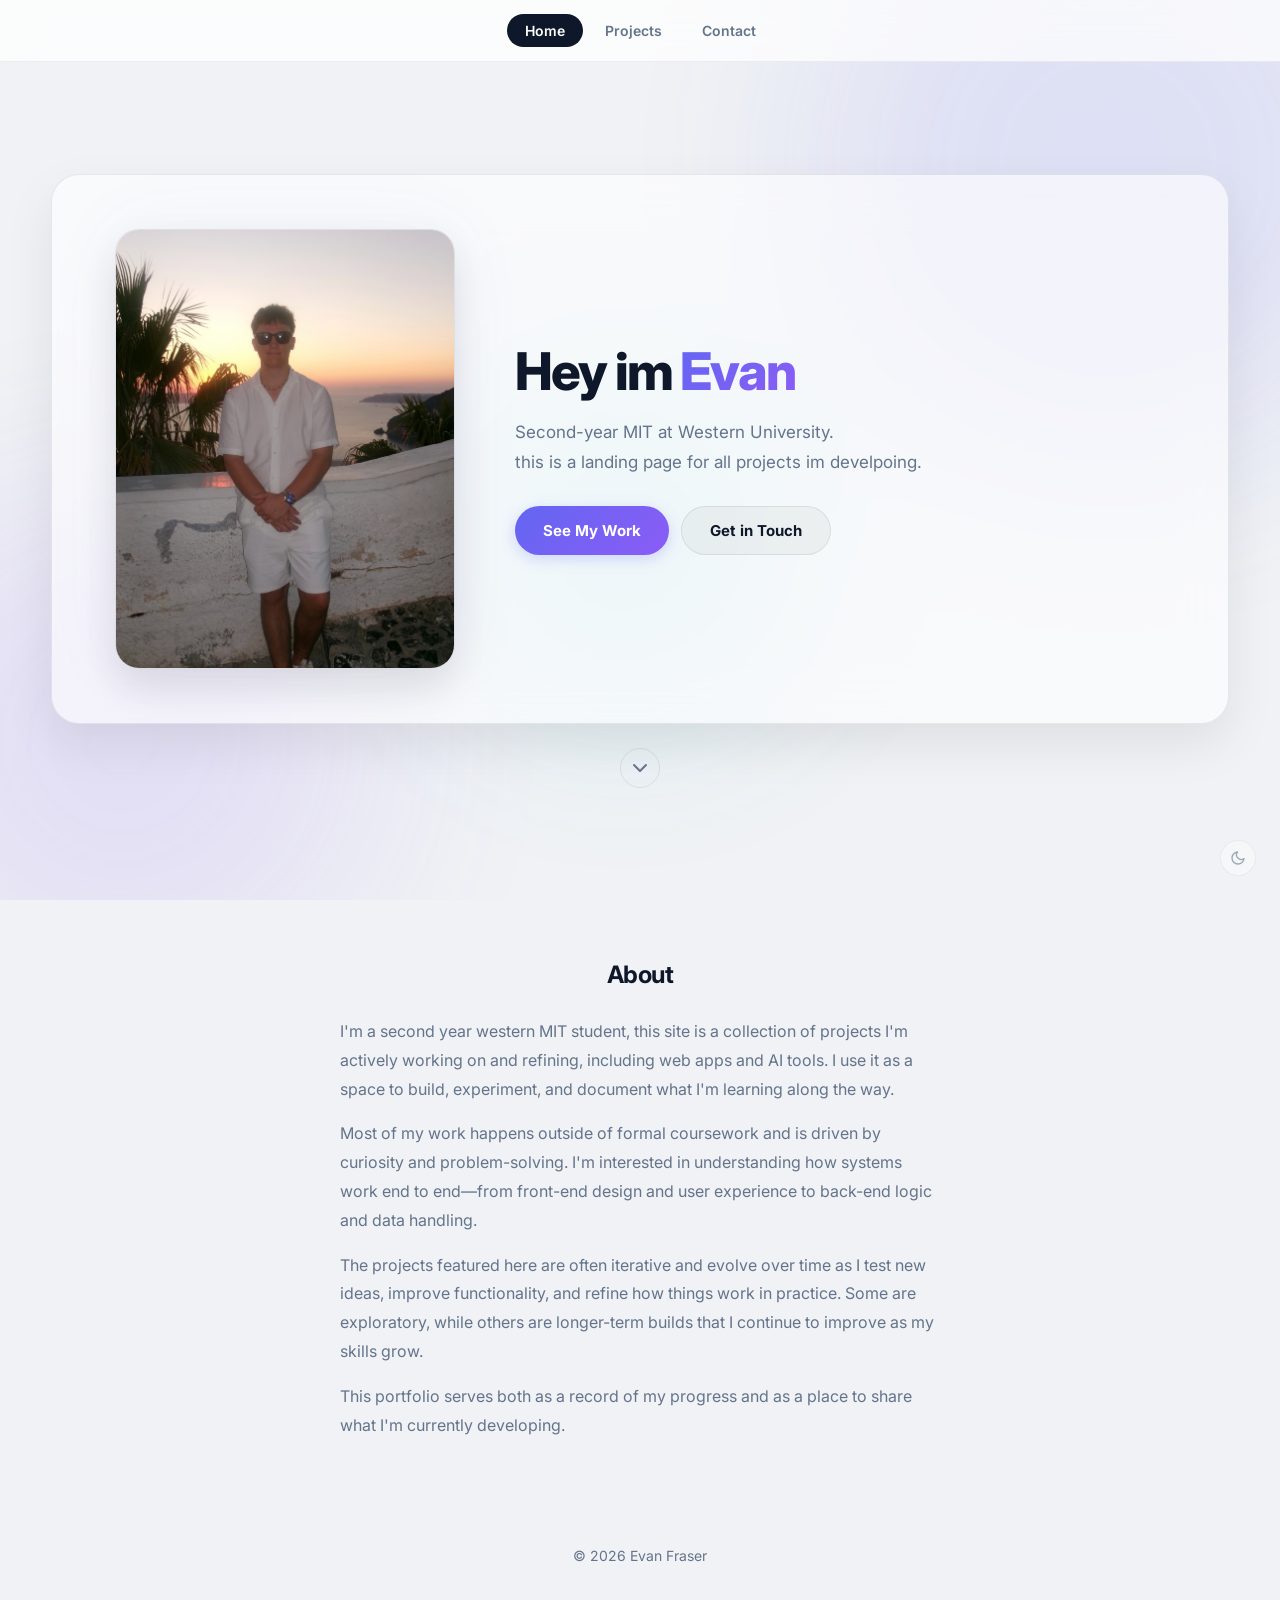
<file: index.html>
<!doctype html>
<html>
<head>
  <meta charset="utf-8">
  <title>Evan Fraser — Developer & Builder</title>
  <meta name="viewport" content="width=device-width, initial-scale=1">
  <meta name="description" content="Evan Fraser — First-year FIMS + CS student at Western University. Building web apps and AI tools.">
  <link rel="preconnect" href="https://fonts.googleapis.com">
  <link rel="preconnect" href="https://fonts.gstatic.com" crossorigin>
  <link href="https://fonts.googleapis.com/css2?family=Inter:wght@400;500;600;700;800;900&display=swap" rel="stylesheet">
  <link rel="stylesheet" href="style.css">
</head>

<body>

<div class="bg-orbs">
  <div class="orb orb-1"></div>
  <div class="orb orb-2"></div>
  <div class="orb orb-3"></div>
</div>

<header class="site-header">
  <div class="header-inner">
    <nav class="nav">
      <a href="/" class="active">Home</a>
      <a href="/projects">Projects</a>
      <a href="/contact">Contact</a>
    </nav>
  </div>
</header>

<button class="theme-toggle" type="button" aria-pressed="false" aria-label="Toggle dark mode"></button>

<main class="homepage">

  <!-- ===== HERO ===== -->
  <section class="hero-section">
    <div class="card hero-card fade-in">
      <div class="hero">
        <img class="hero-photo fade-in fade-in-delay-1" src="Images/me.jpg" alt="Photo of Evan">

        <div class="fade-in fade-in-delay-2">
          <h1>Hey im <span class="gradient-text">Evan</span></h1>

          <p class="hero-sub">
            Second-year MIT at Western University.<br>
            this is a landing page for all projects im develpoing.
          </p>

          <div class="hero-actions">
            <a href="/projects" class="button primary">See My Work</a>
            <a href="/contact" class="button secondary">Get in Touch</a>
          </div>
        </div>
      </div>
    </div>

    <a href="#about" class="scroll-hint fade-in fade-in-delay-3" aria-label="Scroll down">
      <svg width="20" height="20" viewBox="0 0 20 20" fill="none">
        <path d="M4 7l6 6 6-6" stroke="currentColor" stroke-width="2" stroke-linecap="round" stroke-linejoin="round"/>
      </svg>
    </a>
  </section>

  <!-- ===== ABOUT ===== -->
  <section id="about" class="section section-compact">
    <div class="section-inner about-centered">
      <h2 class="section-heading fade-in-scroll">About</h2>

      <div class="about-text fade-in-scroll">
        <p>
          I'm a second year western MIT student,
          this site is a collection of projects I'm actively working on and refining, including web apps and AI tools. I use it as a space to build, experiment, and document what I'm learning along the way.
        </p>
        <p>
          Most of my work happens outside of formal coursework and is driven by curiosity and problem-solving. I'm interested in understanding how systems work end to end—from front-end design and user experience to back-end logic and data handling.
        </p>
        <p>
          The projects featured here are often iterative and evolve over time as I test new ideas, improve functionality, and refine how things work in practice. Some are exploratory, while others are longer-term builds that I continue to improve as my skills grow.
        </p>
        <p>
          This portfolio serves both as a record of my progress and as a place to share what I'm currently developing.
        </p>
      </div>
    </div>
  </section>

  <!-- ===== FOOTER ===== -->
  <footer class="site-footer fade-in-scroll">
    <p>&copy; 2026 Evan Fraser</p>
  </footer>

</main>

<script src="script.js"></script>

</body>
</html>
</file>
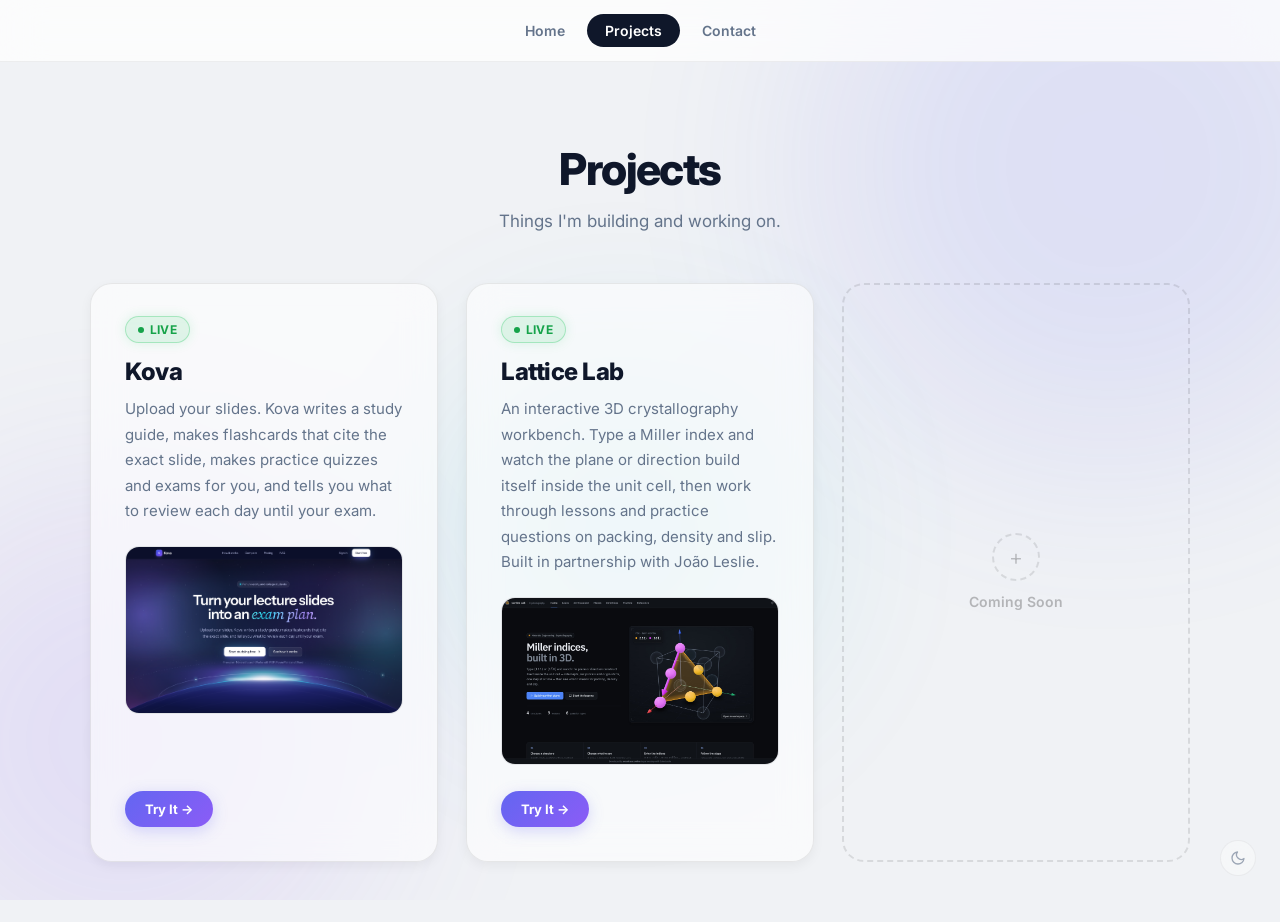
<file: projects.html>
<!doctype html>
<html>
<head>
  <meta charset="utf-8">
  <title>Projects | Evan Fraser</title>
  <meta name="viewport" content="width=device-width, initial-scale=1">
  <link rel="preconnect" href="https://fonts.googleapis.com">
  <link rel="preconnect" href="https://fonts.gstatic.com" crossorigin>
  <link href="https://fonts.googleapis.com/css2?family=Inter:wght@400;500;600;700;800;900&display=swap" rel="stylesheet">
  <link rel="stylesheet" href="style.css">
</head>

<body>

<div class="bg-orbs">
  <div class="orb orb-1"></div>
  <div class="orb orb-2"></div>
  <div class="orb orb-3"></div>
</div>

<header class="site-header">
  <div class="header-inner">
    <nav class="nav">
      <a href="/">Home</a>
      <a href="/projects" class="active">Projects</a>
      <a href="/contact">Contact</a>
    </nav>
  </div>
</header>

<button class="theme-toggle" type="button" aria-pressed="false" aria-label="Toggle dark mode"></button>

<div class="page-center page-column">
  <div class="section-header fade-in">
    <h1>Projects</h1>
    <p>Things I'm building and working on.</p>
  </div>

  <div class="projects-grid">

    <!-- EVAN AI -->
    <div class="project-card fade-in fade-in-delay-1">
      <span class="status-badge working">Live</span>
      <h2>Kova</h2>
      <p class="project-purpose">
        Upload your slides. Kova writes a study guide, makes flashcards that cite the exact slide, makes practice quizzes and exams for you, and tells you what to review each day until your exam.
      </p>

      <div class="project-media">
        <img class="project-preview" src="Images/Kova.png" alt="Kova preview"
             loading="lazy"
             onerror="this.style.display='none'; this.parentElement.classList.add('no-image');" />
        <span class="media-fallback">Kova preview</span>
      </div>

      <div class="project-links">
        <a href="https://kova-ai-sar8.vercel.app/" target="_blank" rel="noopener" class="button primary small">Try It &rarr;</a>
      </div>
    </div>

    <!-- LATTICE LAB -->
    <div class="project-card fade-in fade-in-delay-2">
      <span class="status-badge working">Live</span>
      <h2>Lattice Lab</h2>
      <p class="project-purpose">
        An interactive 3D crystallography workbench. Type a Miller index and watch the plane or direction build itself inside the unit cell, then work through lessons and practice questions on packing, density and slip. Built in partnership with João Leslie.
      </p>

      <div class="project-media">
        <img class="project-preview" src="Images/lattice-lab.jpg" alt="Lattice Lab preview"
             loading="lazy"
             onerror="this.style.display='none'; this.parentElement.classList.add('no-image');" />
        <span class="media-fallback">Lattice Lab preview</span>
      </div>

      <div class="project-links">
        <a href="https://lattice-lab-kohl.vercel.app/" target="_blank" rel="noopener" class="button primary small">Try It &rarr;</a>
      </div>
    </div>

    <!-- PLACEHOLDER 2 -->
    <div class="project-card placeholder-card fade-in fade-in-delay-3">
      <div class="placeholder-inner">
        <span class="placeholder-icon">+</span>
        <span class="placeholder-label">Coming Soon</span>
      </div>
    </div>

  </div>
</div>

<script src="script.js"></script>
</body>
</html>
</file>
<file: style.css>
/* ================= RESET ================= */
*, *::before, *::after { box-sizing: border-box; margin: 0; padding: 0; }
html { height: 100%; scroll-behavior: smooth; overscroll-behavior: none; }

/* Registered property for animated gradient border rotation */
@property --border-angle {
  syntax: '<angle>';
  initial-value: 0deg;
  inherits: false;
}

/* ================= CUSTOM PROPERTIES ================= */
:root {
  --bg: #f0f2f5;
  --bg-card: rgba(255, 255, 255, 0.6);
  --text: #0f172a;
  --text-muted: #64748b;
  --accent-1: #6366f1;
  --accent-2: #8b5cf6;
  --accent-3: #06b6d4;
  --border: rgba(0, 0, 0, 0.08);
  --border-hover: rgba(99, 102, 241, 0.35);
  --shadow-sm: 0 4px 12px rgba(0, 0, 0, 0.05);
  --shadow: 0 20px 50px rgba(0, 0, 0, 0.08);
  --shadow-hover: 0 25px 60px rgba(99, 102, 241, 0.12);
  --nav-bg: rgba(255, 255, 255, 0.72);
  --nav-border: rgba(0, 0, 0, 0.06);
  --nav-hover: rgba(0, 0, 0, 0.04);
  --nav-active-bg: #0f172a;
  --nav-active-text: #fff;
  --btn-secondary-bg: rgba(0, 0, 0, 0.04);
  --badge-working-bg: rgba(34, 197, 94, 0.12);
  --badge-working-text: #16a34a;
  --badge-working-border: rgba(34, 197, 94, 0.3);
  --badge-working-glow: rgba(34, 197, 94, 0.15);
  --badge-progress-bg: rgba(251, 146, 60, 0.12);
  --badge-progress-text: #c2410c;
  --badge-progress-border: rgba(251, 146, 60, 0.3);
  --orb-opacity: 0.12;
  --placeholder-border: rgba(0, 0, 0, 0.1);
  --placeholder-text: rgba(0, 0, 0, 0.25);
  --media-bg: rgba(0, 0, 0, 0.03);
  --media-border: rgba(0, 0, 0, 0.06);
}

.dark {
  --bg: #06060b;
  --bg-card: rgba(15, 18, 25, 0.55);
  --text: #f1f5f9;
  --text-muted: #94a3b8;
  --border: rgba(255, 255, 255, 0.06);
  --border-hover: rgba(99, 102, 241, 0.45);
  --shadow-sm: 0 4px 12px rgba(0, 0, 0, 0.3);
  --shadow: 0 20px 50px rgba(0, 0, 0, 0.5);
  --shadow-hover: 0 25px 60px rgba(99, 102, 241, 0.15);
  --nav-bg: rgba(6, 6, 11, 0.72);
  --nav-border: rgba(255, 255, 255, 0.06);
  --nav-hover: rgba(255, 255, 255, 0.06);
  --nav-active-bg: #f1f5f9;
  --nav-active-text: #0f172a;
  --btn-secondary-bg: rgba(255, 255, 255, 0.06);
  --badge-working-bg: rgba(34, 197, 94, 0.14);
  --badge-working-text: #4ade80;
  --badge-working-border: rgba(34, 197, 94, 0.4);
  --badge-working-glow: rgba(34, 197, 94, 0.12);
  --badge-progress-bg: rgba(251, 146, 60, 0.14);
  --badge-progress-text: #fb923c;
  --badge-progress-border: rgba(251, 146, 60, 0.4);
  --orb-opacity: 0.18;
  --placeholder-border: rgba(255, 255, 255, 0.06);
  --placeholder-text: rgba(255, 255, 255, 0.18);
  --media-bg: rgba(255, 255, 255, 0.03);
  --media-border: rgba(255, 255, 255, 0.06);
}

/* ================= BODY ================= */
body {
  font-family: 'Inter', -apple-system, BlinkMacSystemFont, "Segoe UI", sans-serif;
  background: var(--bg);
  color: var(--text);
  -webkit-font-smoothing: antialiased;
  -moz-osx-font-smoothing: grayscale;
  overflow-x: hidden;
  min-height: 100%;
}

/* ================= BACKGROUND ORBS ================= */
.bg-orbs {
  position: fixed;
  inset: 0;
  overflow: hidden;
  pointer-events: none;
  z-index: 0;
  clip-path: inset(0);
  -webkit-clip-path: inset(0);
}

.orb {
  position: absolute;
  border-radius: 50%;
  filter: blur(100px);
  opacity: var(--orb-opacity);
}

.orb-1 {
  width: 600px;
  height: 600px;
  background: var(--accent-1);
  top: -15%;
  right: -10%;
  animation: orbFloat1 25s ease-in-out infinite;
}

.orb-2 {
  width: 500px;
  height: 500px;
  background: var(--accent-2);
  bottom: -10%;
  left: -10%;
  animation: orbFloat2 30s ease-in-out infinite;
}

.orb-3 {
  width: 350px;
  height: 350px;
  background: var(--accent-3);
  top: 40%;
  left: 35%;
  animation: orbFloat3 20s ease-in-out infinite;
}

@keyframes orbFloat1 {
  0%, 100% { transform: translate(0, 0) scale(1); }
  25% { transform: translate(-30px, 40px) scale(1.05); }
  50% { transform: translate(20px, -20px) scale(0.95); }
  75% { transform: translate(-10px, -30px) scale(1.02); }
}

@keyframes orbFloat2 {
  0%, 100% { transform: translate(0, 0) scale(1); }
  33% { transform: translate(40px, -30px) scale(1.08); }
  66% { transform: translate(-30px, 20px) scale(0.96); }
}

@keyframes orbFloat3 {
  0%, 100% { transform: translate(0, 0) scale(1); }
  50% { transform: translate(-40px, -40px) scale(1.1); }
}

/* ================= HEADER ================= */
.site-header {
  position: sticky;
  top: 0;
  width: 100%;
  background: var(--nav-bg);
  backdrop-filter: blur(20px);
  -webkit-backdrop-filter: blur(20px);
  border-bottom: 1px solid var(--nav-border);
  z-index: 100;
}

.header-inner {
  display: flex;
  align-items: center;
  justify-content: center;
  padding: 14px 32px;
  position: relative;
}

/* ================= NAV ================= */
.nav {
  display: flex;
  align-items: center;
  gap: 4px;
}

.nav a {
  text-decoration: none;
  font-weight: 600;
  font-size: 14px;
  color: var(--text-muted);
  padding: 8px 18px;
  border-radius: 999px;
  transition: background 0.2s ease, color 0.2s ease;
}

.nav a:hover {
  background: var(--nav-hover);
  color: var(--text);
}

.nav a.active {
  background: var(--nav-active-bg);
  color: var(--nav-active-text);
}

/* ================= THEME TOGGLE ================= */
.theme-toggle {
  position: fixed;
  bottom: 24px;
  right: 24px;
  z-index: 200;
  width: 36px;
  height: 36px;
  border: 1px solid var(--border);
  background: var(--bg-card);
  backdrop-filter: blur(12px);
  -webkit-backdrop-filter: blur(12px);
  border-radius: 50%;
  padding: 0;
  font-size: 0;
  cursor: pointer;
  line-height: 1;
  display: flex;
  align-items: center;
  justify-content: center;
  transition: transform 0.2s ease, background 0.2s ease, border-color 0.2s ease, opacity 0.2s ease;
  opacity: 0.6;
}

.theme-toggle:hover {
  transform: scale(1.1);
  border-color: var(--border-hover);
  opacity: 1;
}

.theme-toggle svg {
  width: 16px;
  height: 16px;
  fill: none;
  stroke: var(--text-muted);
  stroke-width: 2;
  stroke-linecap: round;
  stroke-linejoin: round;
}

/* ================= PAGE LAYOUT ================= */
.page-center {
  position: relative;
  z-index: 1;
  min-height: calc(100vh - 62px);
  display: flex;
  align-items: center;
  justify-content: center;
  padding: 28px;
}

.page-column {
  flex-direction: column;
  align-items: center;
  padding: 80px 28px 60px;
  gap: 48px;
}

/* ================= GLASS CARD ================= */
.card {
  position: relative;
  overflow: hidden;
  width: min(1200px, 92vw);
  min-height: calc(100vh - 62px - 56px);
  background: var(--bg-card);
  backdrop-filter: blur(24px);
  -webkit-backdrop-filter: blur(24px);
  border: 1px solid var(--border);
  padding: 54px;
  border-radius: 28px;
  box-shadow: var(--shadow);
  display: flex;
  align-items: center;
  justify-content: center;
}

/* ================= HERO ================= */
.hero {
  width: 100%;
  display: grid;
  grid-template-columns: 340px 1fr;
  gap: 60px;
  align-items: center;
  text-align: left;
  max-width: 1050px;
  margin: 0 auto;
}

.hero-photo {
  width: 340px;
  height: 440px;
  border-radius: 24px;
  object-fit: cover;
  border: 1px solid var(--border);
  box-shadow:
    0 20px 40px rgba(0, 0, 0, 0.1),
    0 0 80px rgba(99, 102, 241, 0.06);
  background: var(--media-bg);
  transition: transform 0.3s ease, box-shadow 0.3s ease;
  will-change: transform;
}

.hero h1 {
  margin: 0 0 8px;
  font-size: 52px;
  font-weight: 800;
  letter-spacing: -0.035em;
  line-height: 1.1;
}

.hero .about {
  margin-top: 16px;
  color: var(--text-muted);
  line-height: 1.8;
  font-size: 17px;
  max-width: 520px;
}

.hero-actions {
  margin-top: 28px;
  display: flex;
  gap: 12px;
  flex-wrap: wrap;
}

/* ================= GRADIENT TEXT ================= */
.gradient-text {
  background: linear-gradient(
    135deg,
    var(--accent-1),
    var(--accent-2),
    var(--accent-3),
    var(--accent-1)
  );
  background-size: 300% 300%;
  -webkit-background-clip: text;
  -webkit-text-fill-color: transparent;
  background-clip: text;
  animation: gradientShift 6s ease infinite;
}

@keyframes gradientShift {
  0%, 100% { background-position: 0% 50%; }
  50% { background-position: 100% 50%; }
}

/* ================= BUTTONS ================= */
.button {
  display: inline-flex;
  align-items: center;
  justify-content: center;
  padding: 14px 28px;
  border-radius: 999px;
  font-weight: 700;
  font-size: 15px;
  text-decoration: none;
  transition: transform 0.2s ease, box-shadow 0.2s ease, border-color 0.2s ease, background 0.2s ease;
  cursor: pointer;
  border: none;
}

.button.primary {
  background: linear-gradient(135deg, var(--accent-1), var(--accent-2));
  color: #fff;
  box-shadow: 0 4px 15px rgba(99, 102, 241, 0.25);
}

.button.primary:hover {
  transform: translateY(-2px);
  box-shadow: 0 8px 25px rgba(99, 102, 241, 0.4);
}

.button.secondary {
  background: var(--btn-secondary-bg);
  color: var(--text);
  border: 1px solid var(--border);
}

.button.secondary:hover {
  border-color: var(--border-hover);
  color: var(--accent-1);
}

/* ================= SECTION HEADER ================= */
.section-header {
  text-align: center;
  max-width: 600px;
}

.section-header h1 {
  font-size: 44px;
  font-weight: 800;
  letter-spacing: -0.035em;
  margin: 0 0 12px;
}

.section-header p {
  font-size: 17px;
  color: var(--text-muted);
  margin: 0;
  line-height: 1.6;
}

/* ================= PROJECTS GRID ================= */
.projects-grid {
  display: grid;
  grid-template-columns: repeat(auto-fit, minmax(300px, 1fr));
  gap: 28px;
  width: 100%;
  max-width: 1100px;
}

/* ================= PROJECT CARD ================= */
.project-card {
  position: relative;
  background: var(--bg-card);
  backdrop-filter: blur(16px);
  -webkit-backdrop-filter: blur(16px);
  border: 1px solid var(--border);
  border-radius: 22px;
  padding: 32px 34px 34px;
  box-shadow: var(--shadow-sm);
  transition: transform 0.3s ease, box-shadow 0.3s ease, border-color 0.3s ease;
  display: flex;
  flex-direction: column;
  gap: 4px;
  text-decoration: none;
  color: inherit;
  cursor: pointer;
}

.project-card:hover {
  transform: translateY(-6px);
  border-color: var(--border-hover);
  box-shadow: var(--shadow-hover);
}

.project-card:focus-visible {
  outline: 2px solid var(--accent-1);
  outline-offset: 3px;
}

.project-card h2,
.project-card h3 {
  margin: 10px 0 6px;
  font-size: 24px;
  font-weight: 800;
  letter-spacing: -0.02em;
}

.project-card p {
  margin: 0;
  color: var(--text-muted);
  line-height: 1.7;
  font-size: 15px;
}

/* ================= PROJECT MEDIA ================= */
.project-media {
  margin-top: 18px;
  border-radius: 14px;
  overflow: hidden;
  background: var(--bg);
  border: 1px solid var(--media-border);
  display: grid;
  place-items: center;
  position: relative;
}

.project-preview {
  width: 100%;
  display: block;
  border-radius: 0;
}

.project-media .media-fallback {
  font-size: 13px;
  font-weight: 600;
  color: var(--text-muted);
  padding: 12px;
}

.project-media.no-image .media-fallback { display: block; }
.project-media:not(.no-image) .media-fallback { display: none; }

/* ================= VIEW SITE LINK ================= */
.view-site {
  display: inline-flex;
  align-items: center;
  gap: 6px;
  margin-top: auto;
  padding-top: 18px;
  font-weight: 700;
  font-size: 14px;
  color: var(--accent-1);
  transition: gap 0.2s ease;
}

.project-card:hover .view-site {
  gap: 10px;
}

/* ================= STATUS BADGES ================= */
.status-badge {
  display: inline-flex;
  align-items: center;
  gap: 6px;
  padding: 5px 12px;
  border-radius: 999px;
  font-size: 12px;
  font-weight: 700;
  width: fit-content;
  letter-spacing: 0.02em;
  text-transform: uppercase;
}

.status-badge.working {
  background: var(--badge-working-bg);
  color: var(--badge-working-text);
  border: 1px solid var(--badge-working-border);
  box-shadow: 0 0 12px var(--badge-working-glow);
}

.status-badge.working::before {
  content: '';
  width: 6px;
  height: 6px;
  border-radius: 50%;
  background: currentColor;
  animation: pulse 2s ease-in-out infinite;
}

@keyframes pulse {
  0%, 100% { opacity: 1; transform: scale(1); }
  50% { opacity: 0.4; transform: scale(0.75); }
}

.status-badge.in-progress {
  background: var(--badge-progress-bg);
  color: var(--badge-progress-text);
  border: 1px solid var(--badge-progress-border);
}

/* ================= PLACEHOLDER CARDS ================= */
.placeholder-card {
  background: transparent !important;
  backdrop-filter: none !important;
  -webkit-backdrop-filter: none !important;
  border: 2px dashed var(--placeholder-border) !important;
  box-shadow: none !important;
  cursor: default;
  align-items: center;
  justify-content: center;
}

.placeholder-card:hover {
  transform: none !important;
  box-shadow: none !important;
  border-color: var(--placeholder-border) !important;
}

.placeholder-inner {
  display: flex;
  flex-direction: column;
  align-items: center;
  gap: 12px;
}

.placeholder-icon {
  width: 48px;
  height: 48px;
  border-radius: 50%;
  border: 2px dashed var(--placeholder-border);
  display: flex;
  align-items: center;
  justify-content: center;
  font-size: 22px;
  font-weight: 300;
  color: var(--placeholder-text);
}

.placeholder-label {
  font-size: 14px;
  font-weight: 600;
  color: var(--placeholder-text);
}

/* ================= CONTACT ================= */
.contact-content {
  text-align: center;
  max-width: 500px;
}

.contact-content h1 {
  font-size: 48px;
  font-weight: 800;
  letter-spacing: -0.035em;
  margin: 0 0 16px;
}

.contact-content p {
  font-size: 17px;
  color: var(--text-muted);
  line-height: 1.7;
  margin: 0;
}

.contact-actions {
  margin-top: 32px;
}

/* ================= INTERACTIVE EFFECTS ================= */

/* Cursor spotlight on hero card */
.card::after {
  content: '';
  position: absolute;
  inset: 0;
  border-radius: inherit;
  background: radial-gradient(
    600px circle at var(--mouse-x, 50%) var(--mouse-y, 50%),
    rgba(99, 102, 241, 0.04),
    transparent 40%
  );
  pointer-events: none;
  opacity: 0;
  transition: opacity 0.4s ease;
  z-index: 1;
}

.card:hover::after {
  opacity: 1;
}

/* Cursor spotlight on project cards */
.project-card:not(.placeholder-card)::after {
  content: '';
  position: absolute;
  inset: 0;
  border-radius: inherit;
  background: radial-gradient(
    400px circle at var(--mouse-x, 50%) var(--mouse-y, 50%),
    rgba(99, 102, 241, 0.07),
    transparent 40%
  );
  pointer-events: none;
  opacity: 0;
  transition: opacity 0.3s ease;
}

.project-card:not(.placeholder-card):hover::after {
  opacity: 1;
}

/* Rotating gradient border on project cards */
.project-card:not(.placeholder-card)::before {
  content: '';
  position: absolute;
  inset: -1px;
  border-radius: 23px;
  padding: 2px;
  background: conic-gradient(
    from var(--border-angle),
    var(--accent-1),
    var(--accent-2),
    var(--accent-3),
    var(--accent-2),
    var(--accent-1)
  );
  -webkit-mask: linear-gradient(#fff 0 0) content-box, linear-gradient(#fff 0 0);
  mask: linear-gradient(#fff 0 0) content-box, linear-gradient(#fff 0 0);
  -webkit-mask-composite: xor;
  mask-composite: exclude;
  opacity: 0;
  transition: opacity 0.5s ease;
  pointer-events: none;
}

.project-card:not(.placeholder-card):hover::before {
  opacity: 1;
  animation: rotateBorder 4s linear infinite;
}

@keyframes rotateBorder {
  to { --border-angle: 360deg; }
}

/* Button press feedback */
.button.primary:active {
  transform: translateY(0) scale(0.97);
  box-shadow: 0 2px 8px rgba(99, 102, 241, 0.2);
}

.button.secondary:active {
  transform: scale(0.97);
}

.button:focus-visible {
  outline: 2px solid var(--accent-1);
  outline-offset: 3px;
}

/* ================= ENTRANCE ANIMATIONS ================= */
@keyframes fadeInUp {
  from {
    opacity: 0;
    transform: translateY(24px);
  }
  to {
    opacity: 1;
    transform: translateY(0);
  }
}

.fade-in {
  opacity: 0;
  animation: fadeInUp 0.8s ease forwards;
}

.fade-in-delay-1 { animation-delay: 0.1s; }
.fade-in-delay-2 { animation-delay: 0.2s; }
.fade-in-delay-3 { animation-delay: 0.3s; }
.fade-in-delay-4 { animation-delay: 0.4s; }
.fade-in-delay-5 { animation-delay: 0.5s; }

/* ================= HOMEPAGE LAYOUT ================= */
.homepage {
  position: relative;
  z-index: 1;
}

.hero-section {
  min-height: calc(100vh - 62px);
  display: flex;
  flex-direction: column;
  align-items: center;
  justify-content: center;
  padding: 28px;
  gap: 0;
}

.card.hero-card {
  min-height: auto;
}

/* ================= HERO SUB ================= */
.hero-sub {
  margin-top: 16px;
  color: var(--text-muted);
  line-height: 1.8;
  font-size: 17px;
  max-width: 520px;
}

/* ================= SCROLL HINT ================= */
.scroll-hint {
  display: flex;
  align-items: center;
  justify-content: center;
  width: 40px;
  height: 40px;
  border-radius: 50%;
  border: 1px solid var(--border);
  color: var(--text-muted);
  text-decoration: none;
  margin-top: 24px;
  transition: border-color 0.3s ease, color 0.3s ease, transform 0.3s ease;
  animation: fadeInUp 0.8s ease forwards, bounceHint 2s ease-in-out 1.5s infinite;
}

.scroll-hint:hover {
  border-color: var(--border-hover);
  color: var(--accent-1);
  transform: translateY(2px);
}

@keyframes bounceHint {
  0%, 100% { transform: translateY(0); }
  50% { transform: translateY(6px); }
}

/* ================= SECTIONS ================= */
.section {
  padding: 80px 28px;
}

.section-compact {
  padding: 60px 28px;
}

.section[id] {
  scroll-margin-top: 80px;
}

.section-inner {
  max-width: 900px;
  margin: 0 auto;
}

.section-heading {
  font-size: 24px;
  font-weight: 700;
  letter-spacing: -0.02em;
  margin: 0 0 28px;
  color: var(--text);
}

/* ================= FEATURED PROJECTS ================= */
.featured-projects {
  display: flex;
  flex-wrap: wrap;
  gap: 24px;
  justify-content: center;
}

.featured-card {
  width: 100%;
  max-width: 520px;
}

div.project-card {
  cursor: default;
}

/* ================= PROJECT LINKS ================= */
.project-links {
  display: flex;
  gap: 10px;
  margin-top: auto;
  padding-top: 22px;
}

/* ================= SMALL BUTTON ================= */
.button.small {
  padding: 10px 20px;
  font-size: 13px;
}

/* ================= ABOUT ================= */
.about-centered {
  text-align: center;
  display: flex;
  flex-direction: column;
  align-items: center;
}

.about-text {
  max-width: 600px;
}

.about-text p {
  font-size: 16px;
  color: var(--text-muted);
  line-height: 1.8;
  margin: 0 0 16px;
  text-align: left;
}

.about-text p:last-child {
  margin-bottom: 0;
}

/* ================= FOOTER ================= */
.site-footer {
  padding: 48px 28px;
  text-align: center;
  font-size: 14px;
  color: var(--text-muted);
}

/* ================= SCROLL ANIMATIONS ================= */
.fade-in-scroll {
  opacity: 0;
  transform: translateY(24px);
  transition: opacity 0.7s ease, transform 0.7s ease;
}

.fade-in-scroll.visible {
  opacity: 1;
  transform: translateY(0);
}

/* ================= RESPONSIVE (TABLET) ================= */
@media (max-width: 900px) {
  .card {
    min-height: auto;
    padding: 36px 28px;
  }

  .hero {
    grid-template-columns: 1fr;
    text-align: center;
    justify-items: center;
    gap: 28px;
  }

  .hero-photo {
    width: min(260px, 65vw);
    height: min(320px, 75vw);
  }

  .hero h1 {
    font-size: 38px;
  }

  .hero .about {
    max-width: 100%;
    font-size: 16px;
  }

  .hero-actions {
    justify-content: center;
  }

  .page-column {
    padding: 48px 20px 40px;
    gap: 32px;
  }

  .section-header h1 {
    font-size: 34px;
  }

  .project-card {
    min-height: 0;
  }

  .project-media {
    max-height: 260px;
  }

  .contact-content h1 {
    font-size: 36px;
  }

  .header-inner {
    padding: 12px 20px;
  }

  .nav a {
    padding: 7px 14px;
    font-size: 13px;
  }

  .button {
    padding: 12px 24px;
    font-size: 14px;
  }

  .hero-section {
    min-height: auto;
    padding: 20px;
  }

  .section {
    padding: 48px 20px;
  }

  .section-compact {
    padding: 40px 20px;
  }

  .section-heading {
    font-size: 22px;
    margin-bottom: 20px;
  }

  .featured-card {
    max-width: 100%;
  }

  .button.small {
    padding: 10px 18px;
    font-size: 12px;
  }
}

/* ================= RESPONSIVE (MOBILE) ================= */
@media (max-width: 480px) {
  .hero h1 {
    font-size: 32px;
  }

  .nav a {
    padding: 6px 10px;
    font-size: 12px;
  }

  .page-center {
    padding: 16px;
  }

  .card {
    padding: 28px 20px;
    border-radius: 22px;
  }

  .contact-content h1 {
    font-size: 32px;
  }

  .section {
    padding: 40px 16px;
  }

  .section-compact {
    padding: 32px 16px;
  }

  .section-heading {
    font-size: 20px;
    margin-bottom: 16px;
  }
}

/* ================= REDUCED MOTION ================= */
@media (prefers-reduced-motion: reduce) {
  .orb { animation: none; }
  .gradient-text { animation: none; }
  .fade-in { animation: none; opacity: 1; }
  .status-badge.working::before { animation: none; }
  .project-card:not(.placeholder-card):hover::before { animation: none; }
  .fade-in-scroll { opacity: 1; transform: none; transition: none; }
  .scroll-hint { animation: none; opacity: 1; }
  *, *::before, *::after { transition-duration: 0.01ms !important; }
}
</file>
